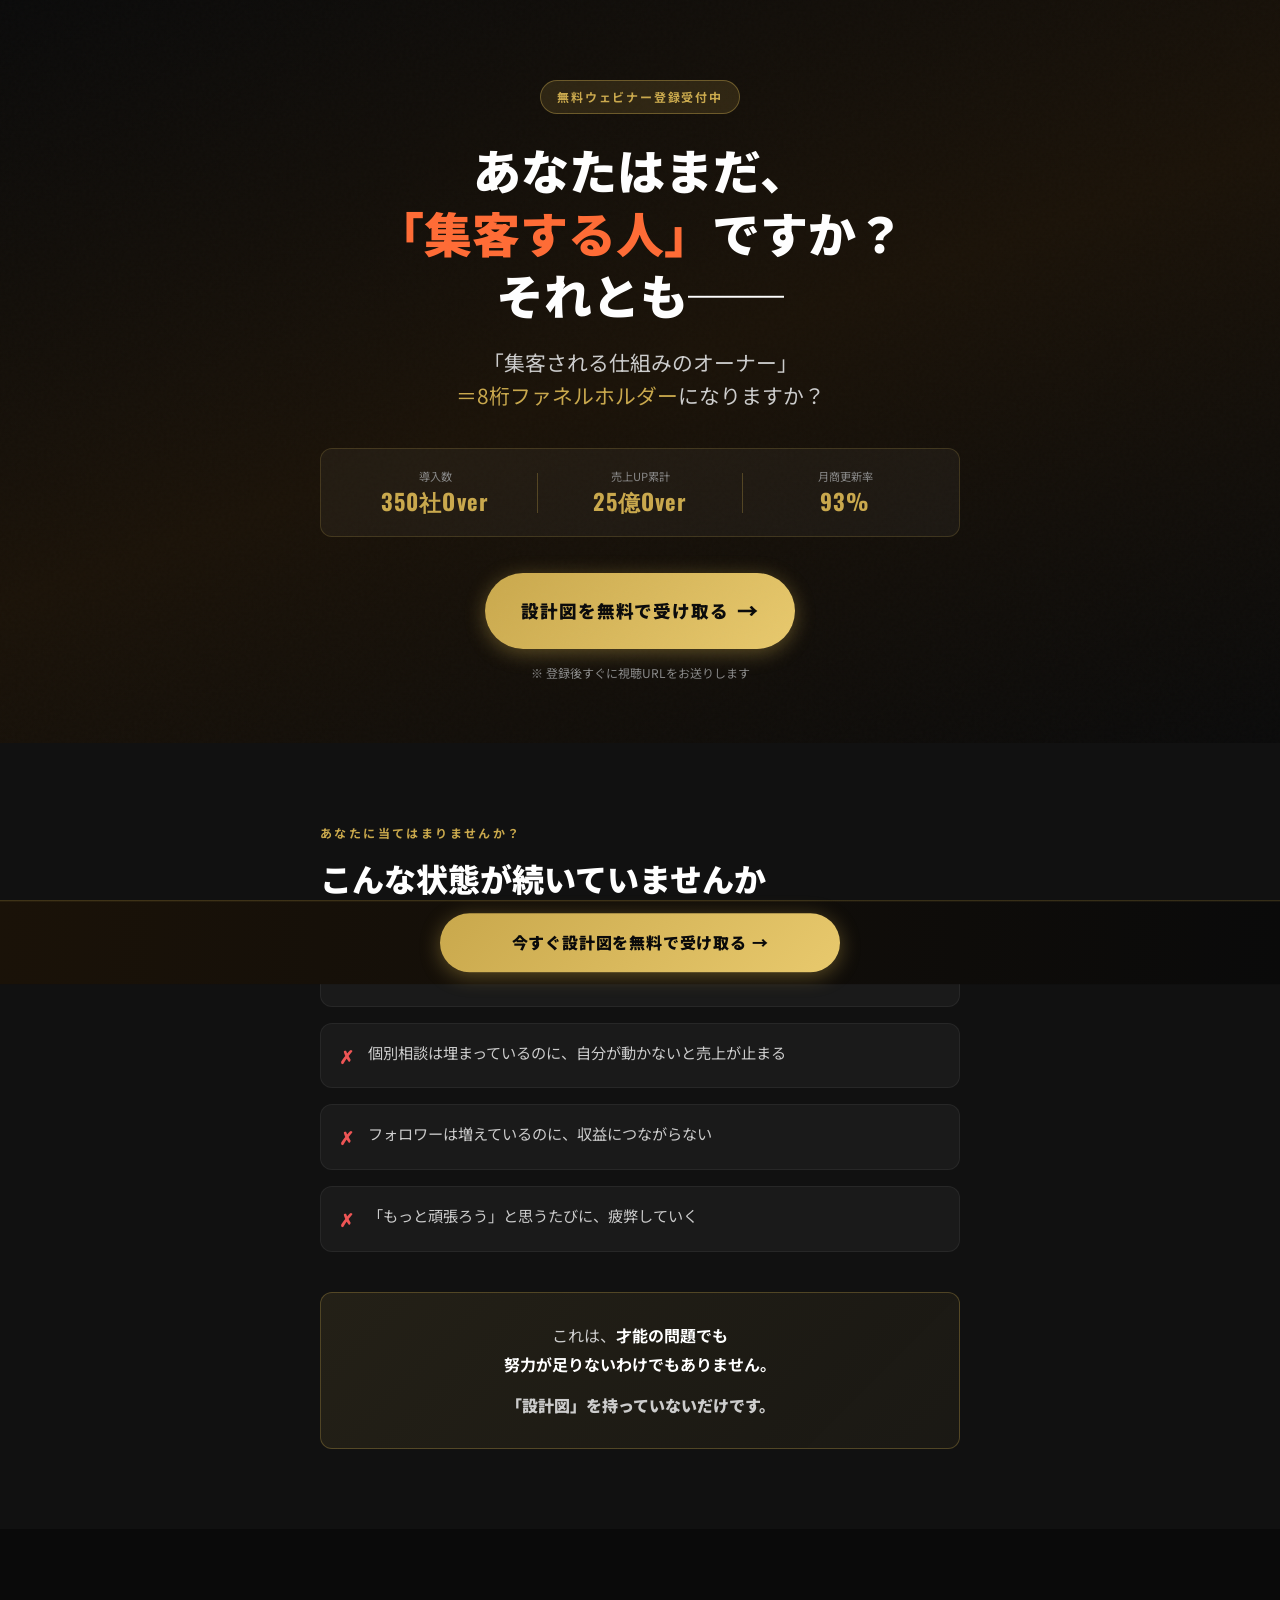
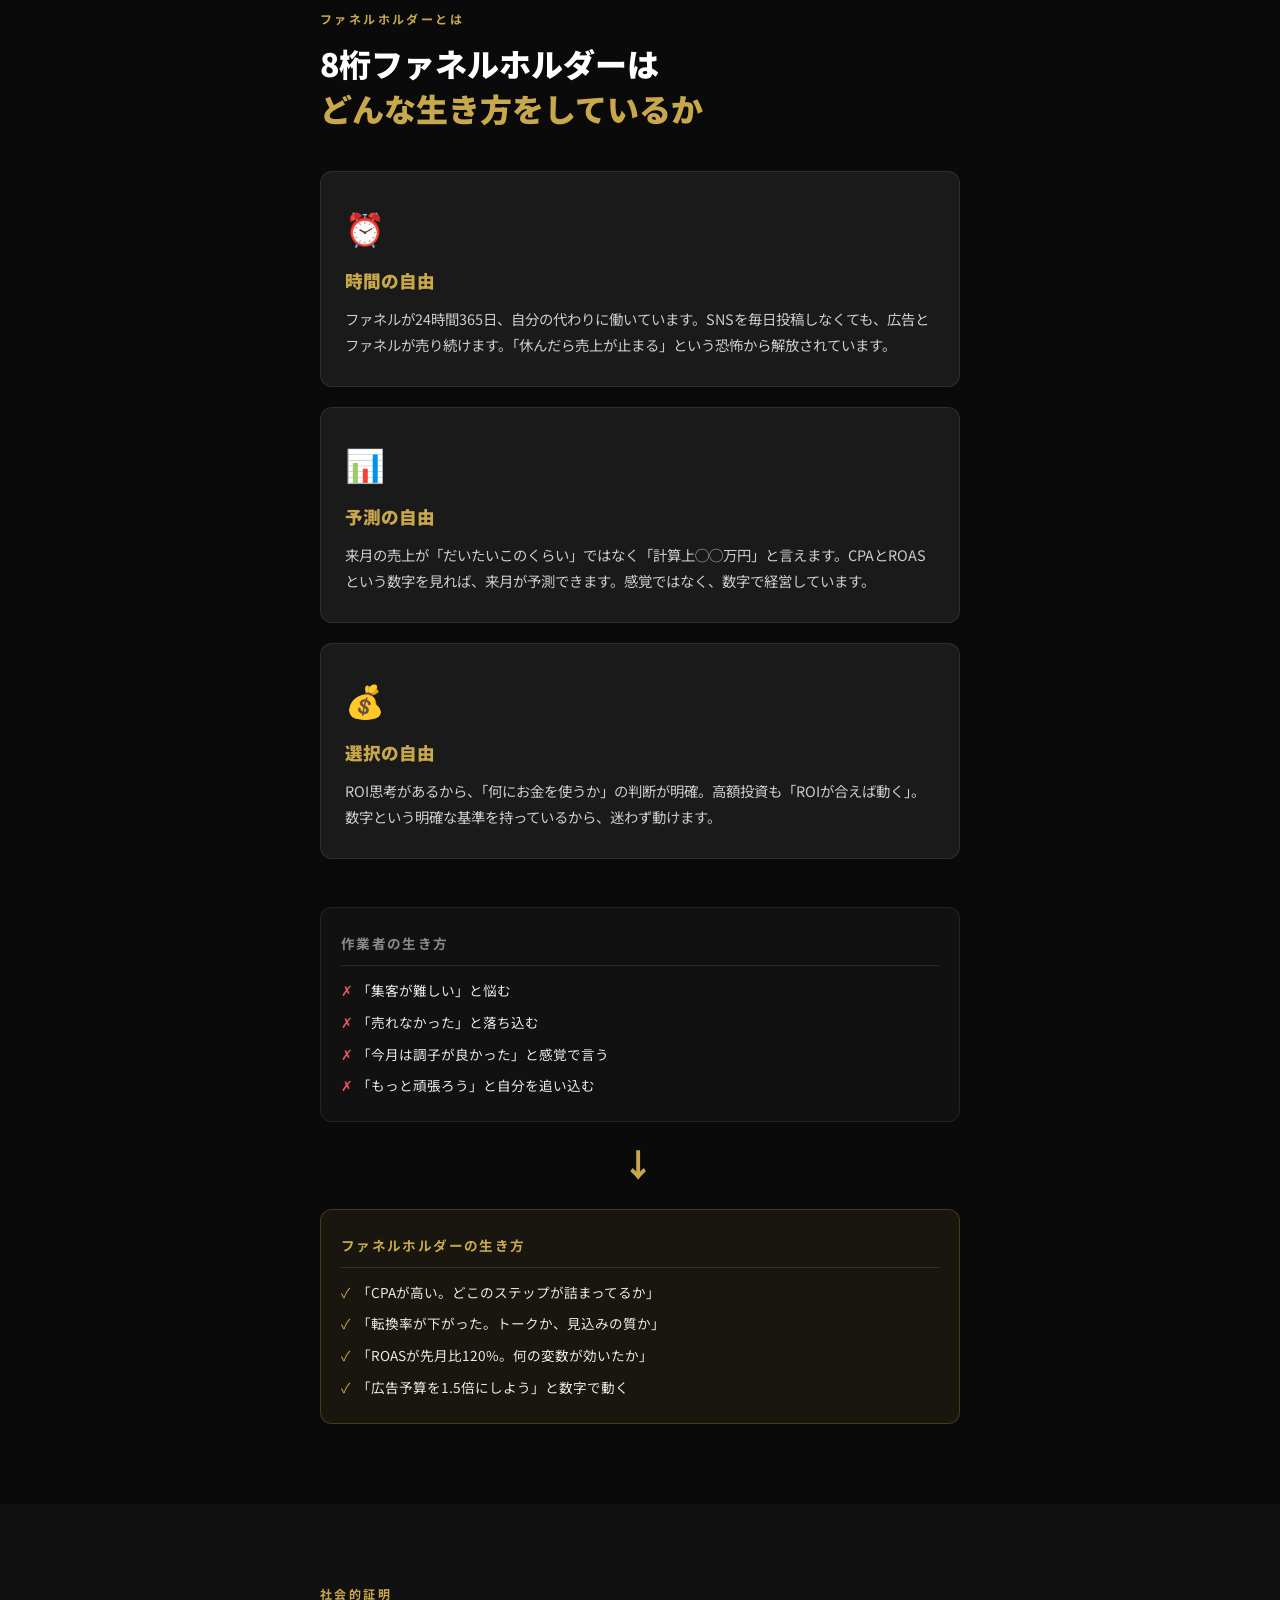
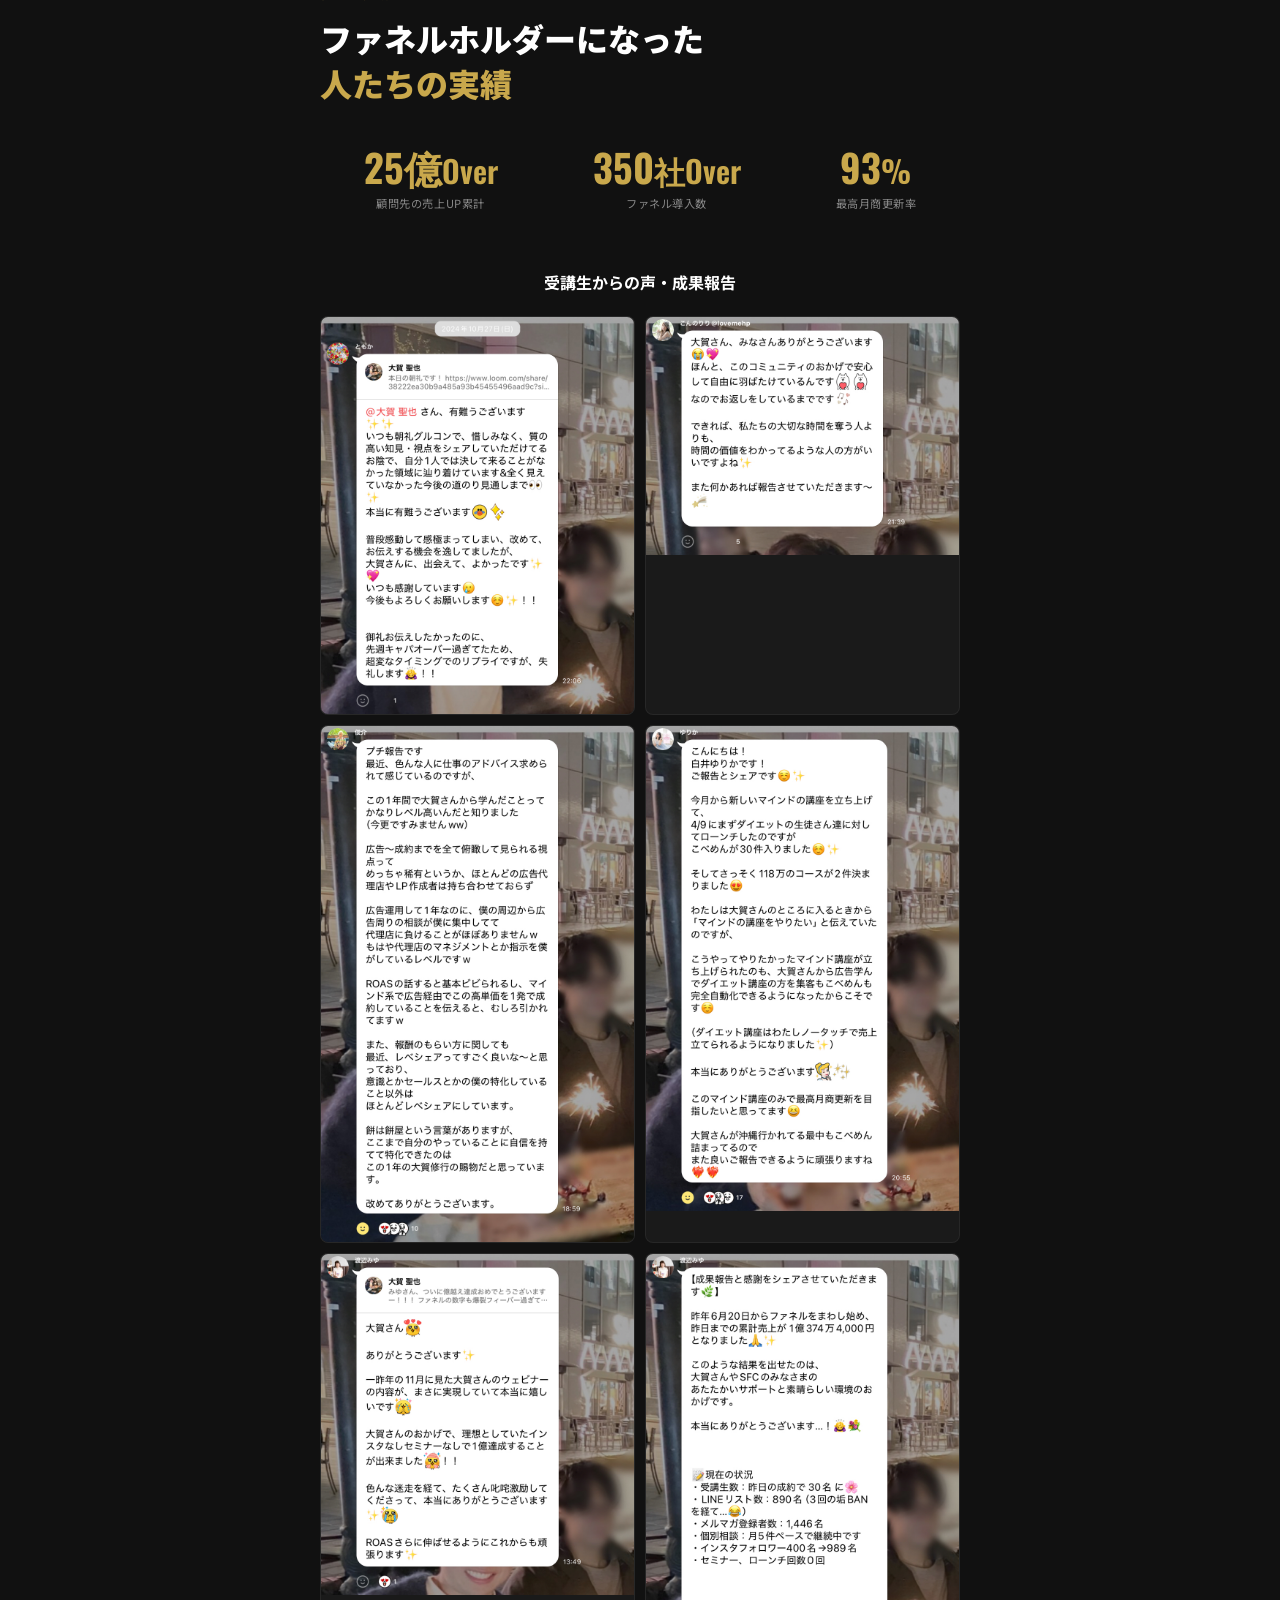
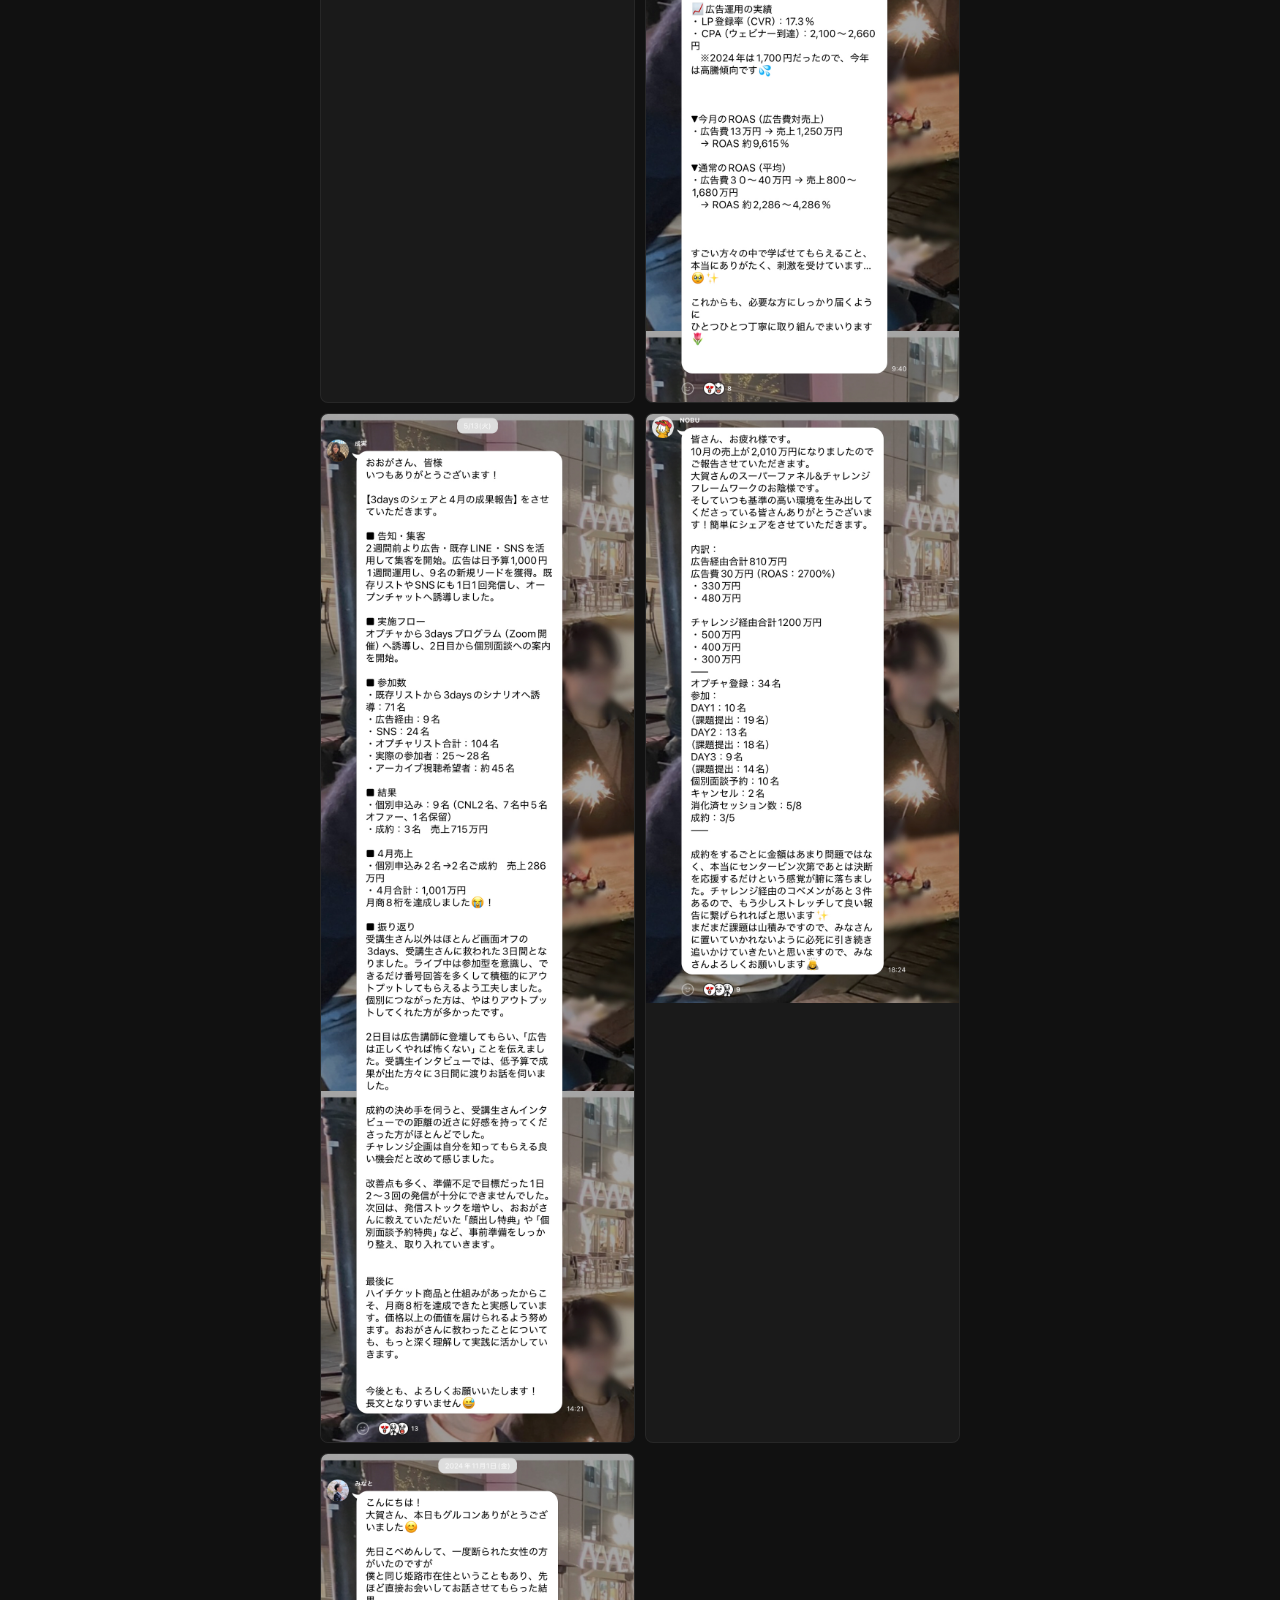
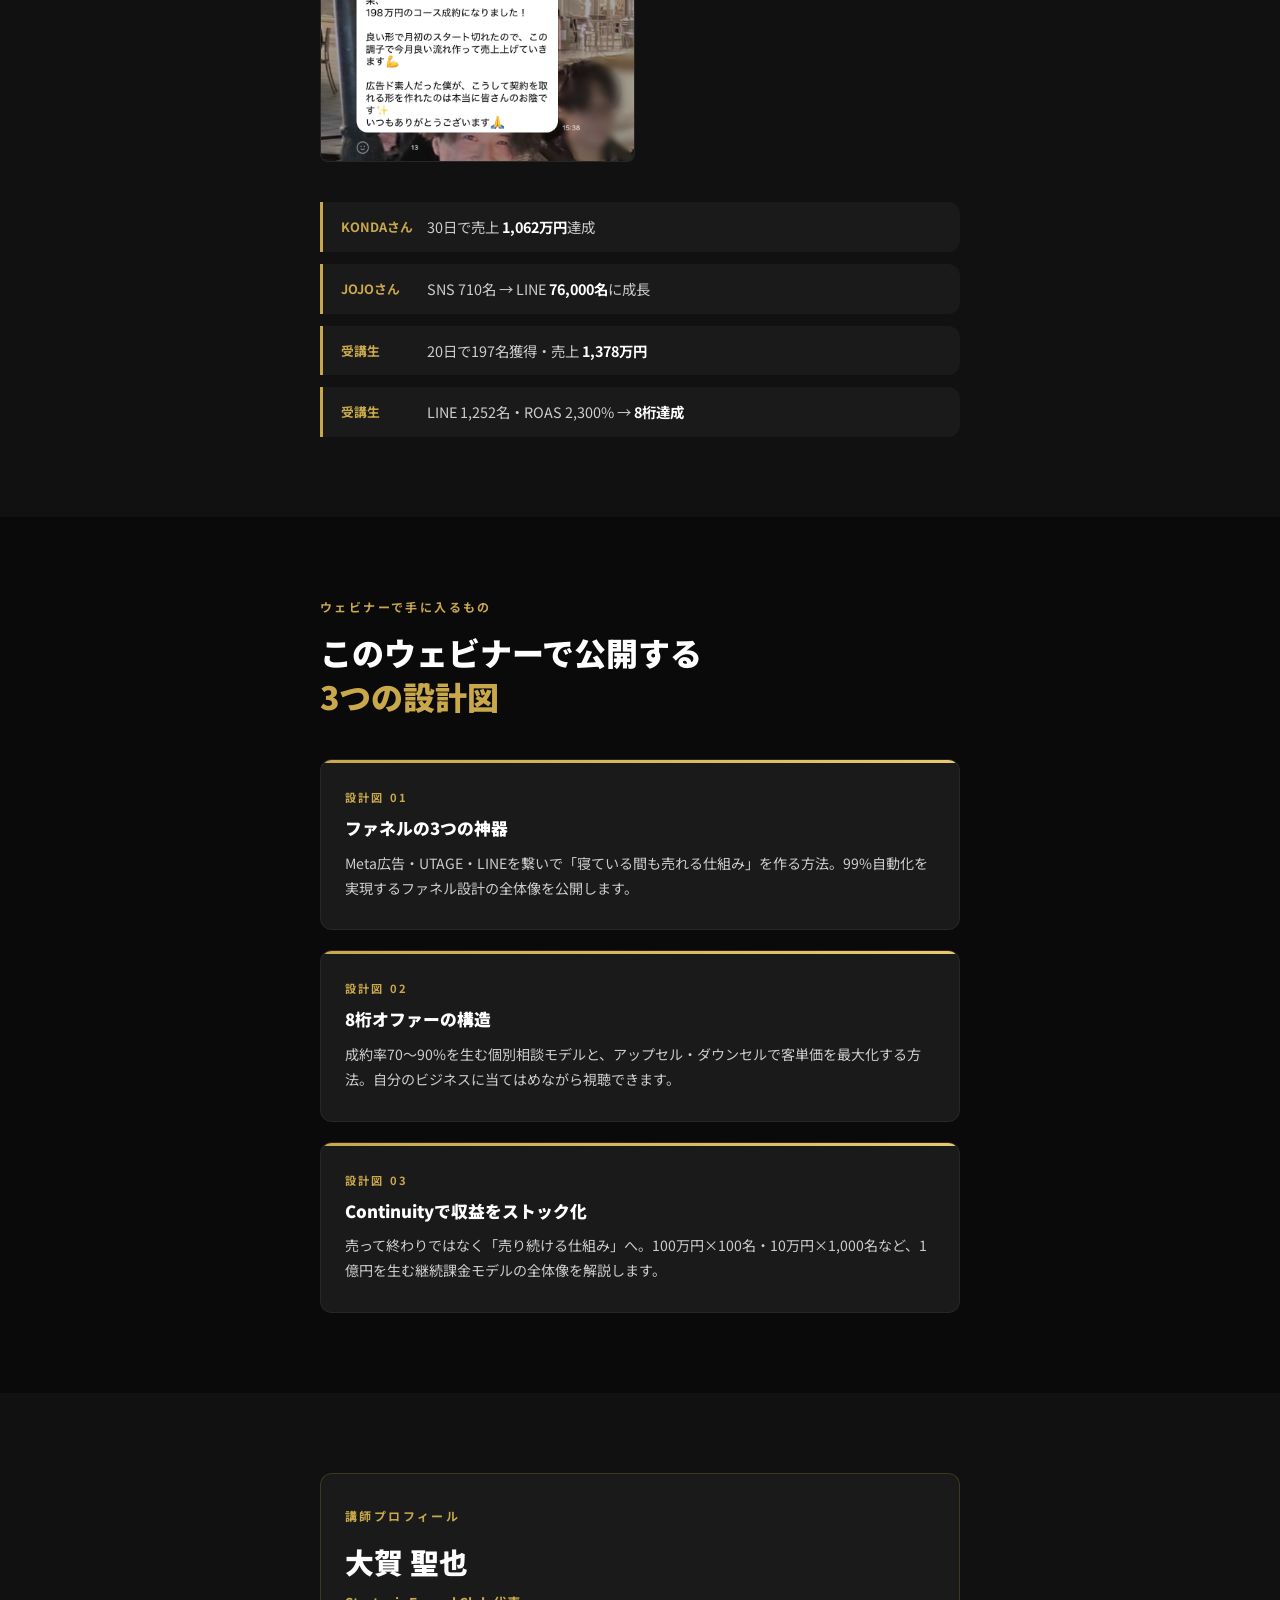
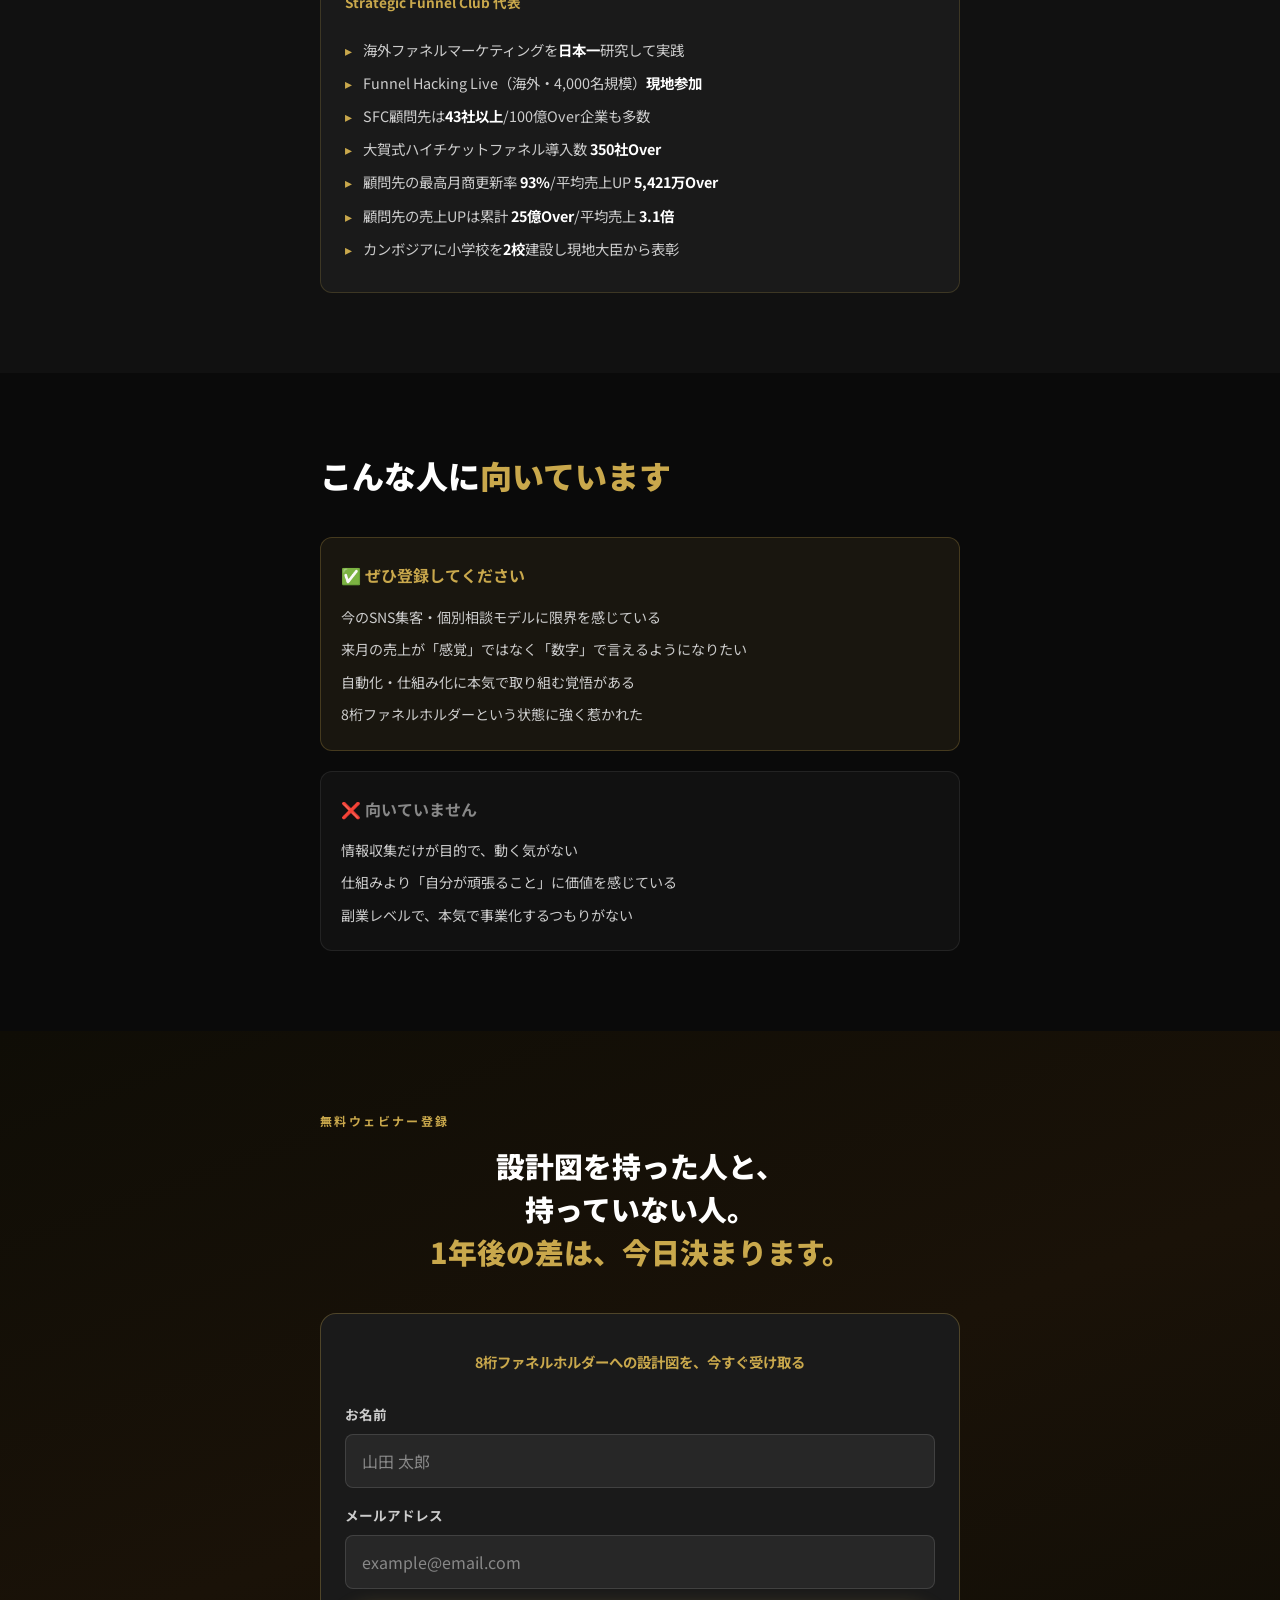
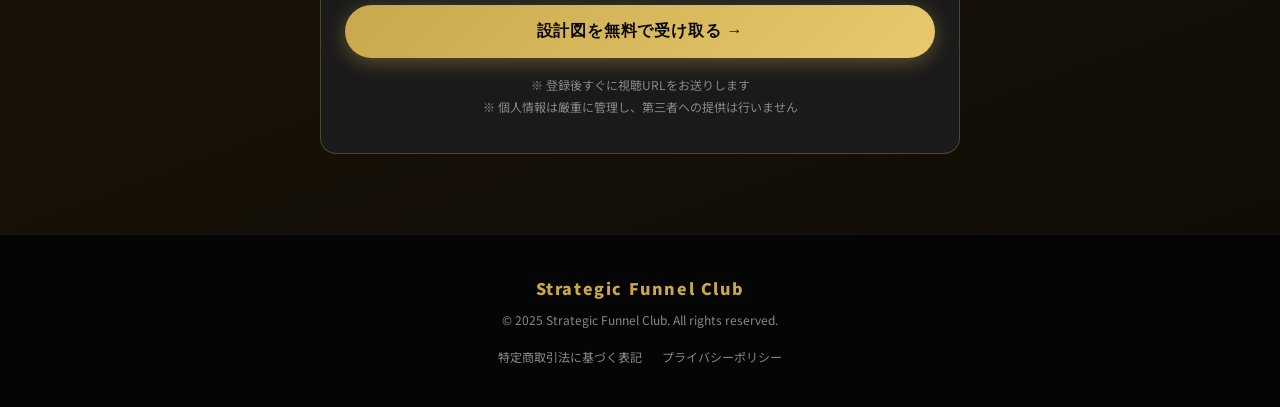
<file: index.html>
<!DOCTYPE html>
<html lang="ja">
<head>
  <meta charset="UTF-8">
  <meta name="viewport" content="width=device-width, initial-scale=1.0">
  <title>8桁ファネルホルダーへの設計図｜Strategic Funnel</title>
  <meta name="description" content="SNSを頑張るのをやめて、月商8桁を自動化した「ファネルホルダーの設計図」を無料ウェビナーで公開します。">
  <link rel="preconnect" href="https://fonts.googleapis.com">
  <link rel="preconnect" href="https://fonts.gstatic.com" crossorigin>
  <link href="https://fonts.googleapis.com/css2?family=Noto+Sans+JP:wght@400;500;700;900&family=Oswald:wght@600;700&display=swap" rel="stylesheet">
  <link rel="stylesheet" href="style.css">
</head>
<body>

  <!-- ========== HERO ========== -->
  <section class="hero">
    <div class="hero__noise"></div>
    <div class="container">
      <p class="hero__eyebrow">無料ウェビナー登録受付中</p>
      <h1 class="hero__headline">
        あなたはまだ、<br>
        <span class="text-accent">「集客する人」</span>ですか？<br>
        <span class="text-white">それとも──</span>
      </h1>
      <p class="hero__sub">
        「集客される仕組みのオーナー」<br>
        <span class="text-gold">＝8桁ファネルホルダー</span>になりますか？
      </p>
      <div class="hero__proof-bar">
        <div class="proof-item">
          <span class="proof-num">導入数<br><strong>350社Over</strong></span>
        </div>
        <div class="proof-divider"></div>
        <div class="proof-item">
          <span class="proof-num">売上UP累計<br><strong>25億Over</strong></span>
        </div>
        <div class="proof-divider"></div>
        <div class="proof-item">
          <span class="proof-num">月商更新率<br><strong>93%</strong></span>
        </div>
      </div>
      <a href="#register" class="btn btn--primary btn--lg">
        設計図を無料で受け取る
        <span class="btn__arrow">→</span>
      </a>
      <p class="hero__note">※ 登録後すぐに視聴URLをお送りします</p>
    </div>
  </section>

  <!-- ========== PROBLEM ========== -->
  <section class="problem">
    <div class="container">
      <p class="section-label">あなたに当てはまりませんか？</p>
      <h2 class="section-title">こんな状態が続いていませんか</h2>
      <div class="checklist">
        <div class="checklist__item">
          <span class="checklist__icon">✗</span>
          <p>毎日SNSを投稿しているのに、来月の売上が読めない</p>
        </div>
        <div class="checklist__item">
          <span class="checklist__icon">✗</span>
          <p>個別相談は埋まっているのに、自分が動かないと売上が止まる</p>
        </div>
        <div class="checklist__item">
          <span class="checklist__icon">✗</span>
          <p>フォロワーは増えているのに、収益につながらない</p>
        </div>
        <div class="checklist__item">
          <span class="checklist__icon">✗</span>
          <p>「もっと頑張ろう」と思うたびに、疲弊していく</p>
        </div>
      </div>
      <div class="problem__message">
        <p>これは、<strong>才能の問題でも<br>努力が足りないわけでもありません。</strong></p>
        <p class="text-accent-lg">「設計図」を持っていないだけです。</p>
      </div>
    </div>
  </section>

  <!-- ========== IDENTITY ========== -->
  <section class="identity">
    <div class="container">
      <p class="section-label">ファネルホルダーとは</p>
      <h2 class="section-title">
        8桁ファネルホルダーは<br>
        <span class="text-gold">どんな生き方をしているか</span>
      </h2>
      <div class="identity__grid">
        <div class="identity__card">
          <div class="identity__icon">⏰</div>
          <h3>時間の自由</h3>
          <p>ファネルが24時間365日、自分の代わりに働いています。SNSを毎日投稿しなくても、広告とファネルが売り続けます。「休んだら売上が止まる」という恐怖から解放されています。</p>
        </div>
        <div class="identity__card">
          <div class="identity__icon">📊</div>
          <h3>予測の自由</h3>
          <p>来月の売上が「だいたいこのくらい」ではなく「計算上◯◯万円」と言えます。CPAとROASという数字を見れば、来月が予測できます。感覚ではなく、数字で経営しています。</p>
        </div>
        <div class="identity__card">
          <div class="identity__icon">💰</div>
          <h3>選択の自由</h3>
          <p>ROI思考があるから、「何にお金を使うか」の判断が明確。高額投資も「ROIが合えば動く」。数字という明確な基準を持っているから、迷わず動けます。</p>
        </div>
      </div>
      <div class="identity__contrast">
        <div class="contrast__before">
          <h4>作業者の生き方</h4>
          <ul>
            <li>「集客が難しい」と悩む</li>
            <li>「売れなかった」と落ち込む</li>
            <li>「今月は調子が良かった」と感覚で言う</li>
            <li>「もっと頑張ろう」と自分を追い込む</li>
          </ul>
        </div>
        <div class="contrast__arrow">→</div>
        <div class="contrast__after">
          <h4>ファネルホルダーの生き方</h4>
          <ul>
            <li>「CPAが高い。どこのステップが詰まってるか」</li>
            <li>「転換率が下がった。トークか、見込みの質か」</li>
            <li>「ROASが先月比120%。何の変数が効いたか」</li>
            <li>「広告予算を1.5倍にしよう」と数字で動く</li>
          </ul>
        </div>
      </div>
    </div>
  </section>

  <!-- ========== PROOF ========== -->
  <section class="proof">
    <div class="container">
      <p class="section-label">社会的証明</p>
      <h2 class="section-title">
        ファネルホルダーになった<br>
        <span class="text-gold">人たちの実績</span>
      </h2>
      <div class="proof__stats">
        <div class="stat">
          <span class="stat__num">25億<span class="stat__unit">Over</span></span>
          <span class="stat__label">顧問先の売上UP累計</span>
        </div>
        <div class="stat">
          <span class="stat__num">350<span class="stat__unit">社Over</span></span>
          <span class="stat__label">ファネル導入数</span>
        </div>
        <div class="stat">
          <span class="stat__num">93<span class="stat__unit">%</span></span>
          <span class="stat__label">最高月商更新率</span>
        </div>
      </div>

      <!-- 顧客の声 -->
      <div class="testimonials">
        <h3 class="testimonials__title">受講生からの声・成果報告</h3>
        <div class="testimonials__grid">
          <div class="testimonial__card">
            <img src="images/testimonials/tomoka.jpg" alt="ともかさんの成果報告" loading="lazy">
          </div>
          <div class="testimonial__card">
            <img src="images/testimonials/riri.jpg" alt="りりさんの成果報告" loading="lazy">
          </div>
          <div class="testimonial__card">
            <img src="images/testimonials/shunsuke.jpg" alt="俊介さんの成果報告" loading="lazy">
          </div>
          <div class="testimonial__card">
            <img src="images/testimonials/yurika.jpg" alt="ゆりかさんの成果報告" loading="lazy">
          </div>
          <div class="testimonial__card">
            <img src="images/testimonials/miyu1.jpg" alt="みゆさんの成果報告①" loading="lazy">
          </div>
          <div class="testimonial__card">
            <img src="images/testimonials/miyu2.jpg" alt="みゆさんの成果報告②" loading="lazy">
          </div>
          <div class="testimonial__card">
            <img src="images/testimonials/azusa.jpg" alt="あずささんの成果報告" loading="lazy">
          </div>
          <div class="testimonial__card">
            <img src="images/testimonials/nobu.jpg" alt="のぶさんの成果報告" loading="lazy">
          </div>
          <div class="testimonial__card">
            <img src="images/testimonials/oka.jpg" alt="岡さんの成果報告" loading="lazy">
          </div>
        </div>
      </div>

      <!-- テキスト実績 -->
      <div class="results">
        <div class="result__item">
          <span class="result__name">KONDAさん</span>
          <span class="result__desc">30日で売上 <strong>1,062万円</strong>達成</span>
        </div>
        <div class="result__item">
          <span class="result__name">JOJOさん</span>
          <span class="result__desc">SNS 710名 → LINE <strong>76,000名</strong>に成長</span>
        </div>
        <div class="result__item">
          <span class="result__name">受講生</span>
          <span class="result__desc">20日で197名獲得・売上 <strong>1,378万円</strong></span>
        </div>
        <div class="result__item">
          <span class="result__name">受講生</span>
          <span class="result__desc">LINE 1,252名・ROAS 2,300% → <strong>8桁達成</strong></span>
        </div>
      </div>
    </div>
  </section>

  <!-- ========== WEBINAR CONTENT ========== -->
  <section class="content">
    <div class="container">
      <p class="section-label">ウェビナーで手に入るもの</p>
      <h2 class="section-title">
        このウェビナーで公開する<br>
        <span class="text-gold">3つの設計図</span>
      </h2>
      <div class="content__cards">
        <div class="content__card">
          <div class="content__num">設計図 01</div>
          <h3>ファネルの3つの神器</h3>
          <p>Meta広告・UTAGE・LINEを繋いで「寝ている間も売れる仕組み」を作る方法。99%自動化を実現するファネル設計の全体像を公開します。</p>
        </div>
        <div class="content__card">
          <div class="content__num">設計図 02</div>
          <h3>8桁オファーの構造</h3>
          <p>成約率70〜90%を生む個別相談モデルと、アップセル・ダウンセルで客単価を最大化する方法。自分のビジネスに当てはめながら視聴できます。</p>
        </div>
        <div class="content__card">
          <div class="content__num">設計図 03</div>
          <h3>Continuityで収益をストック化</h3>
          <p>売って終わりではなく「売り続ける仕組み」へ。100万円×100名・10万円×1,000名など、1億円を生む継続課金モデルの全体像を解説します。</p>
        </div>
      </div>
    </div>
  </section>

  <!-- ========== PROFILE ========== -->
  <section class="profile">
    <div class="container">
      <div class="profile__inner">
        <div class="profile__text">
          <p class="section-label">講師プロフィール</p>
          <h2 class="profile__name">大賀 聖也</h2>
          <p class="profile__title">Strategic Funnel Club 代表</p>
          <ul class="profile__list">
            <li>海外ファネルマーケティングを<strong>日本一</strong>研究して実践</li>
            <li>Funnel Hacking Live（海外・4,000名規模）<strong>現地参加</strong></li>
            <li>SFC顧問先は<strong>43社以上</strong>/100億Over企業も多数</li>
            <li>大賀式ハイチケットファネル導入数 <strong>350社Over</strong></li>
            <li>顧問先の最高月商更新率 <strong>93%</strong>/平均売上UP <strong>5,421万Over</strong></li>
            <li>顧問先の売上UPは累計 <strong>25億Over</strong>/平均売上 <strong>3.1倍</strong></li>
            <li>カンボジアに小学校を<strong>2校</strong>建設し現地大臣から表彰</li>
          </ul>
        </div>
      </div>
    </div>
  </section>

  <!-- ========== FOR WHO ========== -->
  <section class="forwho">
    <div class="container">
      <h2 class="section-title">こんな人に<span class="text-gold">向いています</span></h2>
      <div class="forwho__grid">
        <div class="forwho__yes">
          <h3>✅ ぜひ登録してください</h3>
          <ul>
            <li>今のSNS集客・個別相談モデルに限界を感じている</li>
            <li>来月の売上が「感覚」ではなく「数字」で言えるようになりたい</li>
            <li>自動化・仕組み化に本気で取り組む覚悟がある</li>
            <li>8桁ファネルホルダーという状態に強く惹かれた</li>
          </ul>
        </div>
        <div class="forwho__no">
          <h3>❌ 向いていません</h3>
          <ul>
            <li>情報収集だけが目的で、動く気がない</li>
            <li>仕組みより「自分が頑張ること」に価値を感じている</li>
            <li>副業レベルで、本気で事業化するつもりがない</li>
          </ul>
        </div>
      </div>
    </div>
  </section>

  <!-- ========== REGISTER ========== -->
  <section class="register" id="register">
    <div class="container">
      <p class="section-label">無料ウェビナー登録</p>
      <h2 class="register__title">
        設計図を持った人と、<br>持っていない人。<br>
        <span class="text-gold">1年後の差は、今日決まります。</span>
      </h2>
      <div class="register__box">
        <p class="register__sub">8桁ファネルホルダーへの設計図を、今すぐ受け取る</p>
        <form class="register__form" onsubmit="return false;">
          <div class="form__group">
            <label for="name">お名前</label>
            <input type="text" id="name" name="name" placeholder="山田 太郎" required>
          </div>
          <div class="form__group">
            <label for="email">メールアドレス</label>
            <input type="email" id="email" name="email" placeholder="example@email.com" required>
          </div>
          <button type="submit" class="btn btn--primary btn--full">
            設計図を無料で受け取る →
          </button>
        </form>
        <p class="register__note">
          ※ 登録後すぐに視聴URLをお送りします<br>
          ※ 個人情報は厳重に管理し、第三者への提供は行いません
        </p>
      </div>
    </div>
  </section>

  <!-- ========== FOOTER ========== -->
  <footer class="footer">
    <div class="container">
      <p class="footer__brand">Strategic Funnel Club</p>
      <p class="footer__copy">© 2025 Strategic Funnel Club. All rights reserved.</p>
      <div class="footer__links">
        <a href="#">特定商取引法に基づく表記</a>
        <a href="#">プライバシーポリシー</a>
      </div>
    </div>
  </footer>

  <script src="script.js"></script>
</body>
</html>
</file>
<file: style.css>
/* ===========================
   RESET & BASE
=========================== */
*, *::before, *::after { box-sizing: border-box; margin: 0; padding: 0; }

:root {
  --black: #0a0a0a;
  --dark: #111111;
  --dark2: #1a1a1a;
  --dark3: #222222;
  --gold: #c9a84c;
  --gold-light: #e8c96d;
  --accent: #ff6b35;
  --white: #ffffff;
  --gray: #888888;
  --gray-light: #cccccc;
  --text: #e8e8e8;
  --radius: 12px;
  --shadow: 0 4px 24px rgba(0,0,0,0.4);
}

html { scroll-behavior: smooth; }

body {
  font-family: 'Noto Sans JP', sans-serif;
  background: var(--black);
  color: var(--text);
  line-height: 1.7;
  font-size: 16px;
  overflow-x: hidden;
}

.container {
  max-width: 680px;
  margin: 0 auto;
  padding: 0 20px;
}

img { max-width: 100%; height: auto; display: block; }
a { color: var(--gold); text-decoration: none; }

/* ===========================
   TYPOGRAPHY UTILITIES
=========================== */
.text-accent { color: var(--accent); }
.text-gold { color: var(--gold); }
.text-white { color: var(--white); }
.text-accent-lg {
  font-size: clamp(1.4rem, 5vw, 2rem);
  font-weight: 900;
  color: var(--gold);
  display: block;
  margin-top: 12px;
}

.section-label {
  font-size: 0.75rem;
  letter-spacing: 0.2em;
  text-transform: uppercase;
  color: var(--gold);
  font-weight: 700;
  margin-bottom: 12px;
  display: block;
}

.section-title {
  font-size: clamp(1.5rem, 5vw, 2rem);
  font-weight: 900;
  line-height: 1.4;
  margin-bottom: 40px;
  color: var(--white);
}

/* ===========================
   BUTTON
=========================== */
.btn {
  display: inline-flex;
  align-items: center;
  justify-content: center;
  gap: 8px;
  padding: 16px 28px;
  border-radius: 50px;
  font-weight: 900;
  font-size: 1rem;
  cursor: pointer;
  border: none;
  transition: all 0.3s ease;
  text-decoration: none;
  letter-spacing: 0.05em;
}

.btn--primary {
  background: linear-gradient(135deg, var(--gold), var(--gold-light));
  color: var(--black);
  box-shadow: 0 4px 20px rgba(201,168,76,0.4);
}
.btn--primary:hover {
  transform: translateY(-2px);
  box-shadow: 0 8px 32px rgba(201,168,76,0.6);
}

.btn--lg { padding: 20px 36px; font-size: 1.1rem; }
.btn--full { width: 100%; }
.btn__arrow { font-size: 1.2em; }

/* ===========================
   HERO
=========================== */
.hero {
  position: relative;
  background: linear-gradient(160deg, #0a0a0a 0%, #1a1208 50%, #0a0a0a 100%);
  padding: 80px 0 60px;
  overflow: hidden;
  text-align: center;
}

.hero__noise {
  position: absolute;
  inset: 0;
  background-image: url("data:image/svg+xml,%3Csvg viewBox='0 0 256 256' xmlns='http://www.w3.org/2000/svg'%3E%3Cfilter id='noise'%3E%3CfeTurbulence type='fractalNoise' baseFrequency='0.9' numOctaves='4' stitchTiles='stitch'/%3E%3C/filter%3E%3Crect width='100%25' height='100%25' filter='url(%23noise)' opacity='0.04'/%3E%3C/svg%3E");
  pointer-events: none;
  opacity: 0.5;
}

.hero__eyebrow {
  display: inline-block;
  background: rgba(201,168,76,0.15);
  border: 1px solid rgba(201,168,76,0.4);
  color: var(--gold);
  font-size: 0.75rem;
  font-weight: 700;
  letter-spacing: 0.15em;
  padding: 6px 16px;
  border-radius: 50px;
  margin-bottom: 24px;
}

.hero__headline {
  font-size: clamp(1.8rem, 6vw, 3rem);
  font-weight: 900;
  line-height: 1.3;
  color: var(--white);
  margin-bottom: 20px;
}

.hero__sub {
  font-size: clamp(1rem, 3.5vw, 1.3rem);
  line-height: 1.6;
  color: var(--gray-light);
  margin-bottom: 36px;
}

.hero__proof-bar {
  display: flex;
  justify-content: center;
  align-items: center;
  gap: 0;
  margin-bottom: 36px;
  background: rgba(255,255,255,0.04);
  border: 1px solid rgba(201,168,76,0.2);
  border-radius: var(--radius);
  padding: 20px 12px;
}

.proof-item {
  flex: 1;
  text-align: center;
}

.proof-num {
  display: block;
  font-size: 0.7rem;
  color: var(--gray);
  line-height: 1.4;
}
.proof-num strong {
  display: block;
  font-size: clamp(1.1rem, 4vw, 1.4rem);
  font-weight: 900;
  color: var(--gold);
  font-family: 'Oswald', sans-serif;
  letter-spacing: 0.05em;
}

.proof-divider {
  width: 1px;
  height: 40px;
  background: rgba(201,168,76,0.3);
}

.hero__note {
  margin-top: 14px;
  font-size: 0.75rem;
  color: var(--gray);
}

/* ===========================
   PROBLEM
=========================== */
.problem {
  padding: 80px 0;
  background: var(--dark);
}

.checklist {
  display: flex;
  flex-direction: column;
  gap: 16px;
  margin-bottom: 40px;
}

.checklist__item {
  display: flex;
  align-items: flex-start;
  gap: 14px;
  background: var(--dark2);
  border: 1px solid rgba(255,255,255,0.06);
  border-radius: var(--radius);
  padding: 16px 18px;
}

.checklist__icon {
  color: #e55;
  font-size: 1.1rem;
  font-weight: 900;
  flex-shrink: 0;
  margin-top: 2px;
}

.checklist__item p {
  font-size: 0.95rem;
  color: var(--gray-light);
  line-height: 1.6;
}

.problem__message {
  background: linear-gradient(135deg, rgba(201,168,76,0.1), rgba(201,168,76,0.05));
  border: 1px solid rgba(201,168,76,0.3);
  border-radius: var(--radius);
  padding: 28px 24px;
  text-align: center;
}

.problem__message p {
  font-size: 1rem;
  line-height: 1.8;
  color: var(--gray-light);
  margin-bottom: 8px;
}
.problem__message p:last-child { margin-bottom: 0; }
.problem__message strong { color: var(--white); }

/* ===========================
   IDENTITY
=========================== */
.identity {
  padding: 80px 0;
  background: var(--black);
}

.identity__grid {
  display: flex;
  flex-direction: column;
  gap: 20px;
  margin-bottom: 48px;
}

.identity__card {
  background: var(--dark2);
  border: 1px solid rgba(201,168,76,0.15);
  border-radius: var(--radius);
  padding: 28px 24px;
}

.identity__icon {
  font-size: 2rem;
  margin-bottom: 12px;
}

.identity__card h3 {
  font-size: 1.1rem;
  font-weight: 900;
  color: var(--gold);
  margin-bottom: 10px;
}

.identity__card p {
  font-size: 0.9rem;
  color: var(--gray-light);
  line-height: 1.8;
}

.identity__contrast {
  display: flex;
  flex-direction: column;
  gap: 16px;
}

.contrast__before, .contrast__after {
  border-radius: var(--radius);
  padding: 24px 20px;
}

.contrast__before {
  background: rgba(255,255,255,0.03);
  border: 1px solid rgba(255,255,255,0.08);
}

.contrast__after {
  background: rgba(201,168,76,0.08);
  border: 1px solid rgba(201,168,76,0.25);
}

.contrast__before h4, .contrast__after h4 {
  font-size: 0.85rem;
  font-weight: 700;
  letter-spacing: 0.1em;
  margin-bottom: 14px;
  padding-bottom: 10px;
  border-bottom: 1px solid rgba(255,255,255,0.1);
}

.contrast__before h4 { color: var(--gray); }
.contrast__after h4 { color: var(--gold); }

.contrast__before ul, .contrast__after ul {
  list-style: none;
  display: flex;
  flex-direction: column;
  gap: 10px;
}

.contrast__before li, .contrast__after li {
  font-size: 0.85rem;
  line-height: 1.6;
  padding-left: 16px;
  position: relative;
}
.contrast__before li::before { content: '✗'; position: absolute; left: 0; color: #e55; }
.contrast__after li::before { content: '✓'; position: absolute; left: 0; color: var(--gold); }

.contrast__arrow {
  text-align: center;
  font-size: 2rem;
  color: var(--gold);
  font-weight: 900;
  transform: rotate(90deg);
}

/* ===========================
   PROOF / TESTIMONIALS
=========================== */
.proof {
  padding: 80px 0;
  background: var(--dark);
}

.proof__stats {
  display: flex;
  justify-content: space-around;
  margin-bottom: 56px;
  gap: 8px;
}

.stat {
  display: flex;
  flex-direction: column;
  align-items: center;
  text-align: center;
}

.stat__num {
  font-family: 'Oswald', sans-serif;
  font-size: clamp(1.6rem, 6vw, 2.4rem);
  font-weight: 700;
  color: var(--gold);
  line-height: 1.1;
}

.stat__unit {
  font-size: 0.8em;
  font-weight: 600;
}

.stat__label {
  font-size: 0.7rem;
  color: var(--gray);
  margin-top: 6px;
  letter-spacing: 0.05em;
}

.testimonials__title {
  font-size: 1rem;
  font-weight: 700;
  color: var(--white);
  margin-bottom: 20px;
  text-align: center;
}

.testimonials__grid {
  display: grid;
  grid-template-columns: 1fr 1fr;
  gap: 10px;
  margin-bottom: 40px;
}

.testimonial__card {
  border-radius: 8px;
  overflow: hidden;
  background: var(--dark2);
  border: 1px solid rgba(255,255,255,0.06);
}

.testimonial__card img {
  width: 100%;
  height: auto;
  object-fit: cover;
  display: block;
}

.results {
  display: flex;
  flex-direction: column;
  gap: 12px;
}

.result__item {
  display: flex;
  align-items: flex-start;
  gap: 14px;
  background: var(--dark2);
  border-left: 3px solid var(--gold);
  border-radius: 0 var(--radius) var(--radius) 0;
  padding: 14px 18px;
}

.result__name {
  font-size: 0.8rem;
  font-weight: 700;
  color: var(--gold);
  white-space: nowrap;
  min-width: 72px;
}

.result__desc {
  font-size: 0.9rem;
  color: var(--gray-light);
  line-height: 1.5;
}
.result__desc strong { color: var(--white); }

/* ===========================
   CONTENT (Webinar Contents)
=========================== */
.content {
  padding: 80px 0;
  background: var(--black);
}

.content__cards {
  display: flex;
  flex-direction: column;
  gap: 20px;
}

.content__card {
  background: var(--dark2);
  border: 1px solid rgba(255,255,255,0.06);
  border-radius: var(--radius);
  padding: 28px 24px;
  position: relative;
  overflow: hidden;
}

.content__card::before {
  content: '';
  position: absolute;
  top: 0; left: 0; right: 0;
  height: 3px;
  background: linear-gradient(90deg, var(--gold), var(--gold-light));
}

.content__num {
  font-size: 0.7rem;
  font-weight: 700;
  letter-spacing: 0.2em;
  color: var(--gold);
  margin-bottom: 10px;
}

.content__card h3 {
  font-size: 1.05rem;
  font-weight: 900;
  color: var(--white);
  margin-bottom: 10px;
  line-height: 1.4;
}

.content__card p {
  font-size: 0.88rem;
  color: var(--gray-light);
  line-height: 1.8;
}

/* ===========================
   PROFILE
=========================== */
.profile {
  padding: 80px 0;
  background: var(--dark);
}

.profile__inner {
  background: var(--dark2);
  border: 1px solid rgba(201,168,76,0.2);
  border-radius: var(--radius);
  padding: 32px 24px;
}

.profile__name {
  font-size: 1.8rem;
  font-weight: 900;
  color: var(--white);
  margin-bottom: 4px;
}

.profile__title {
  font-size: 0.85rem;
  color: var(--gold);
  margin-bottom: 24px;
  font-weight: 700;
}

.profile__list {
  list-style: none;
  display: flex;
  flex-direction: column;
  gap: 10px;
}

.profile__list li {
  font-size: 0.9rem;
  color: var(--gray-light);
  padding-left: 18px;
  position: relative;
  line-height: 1.6;
}
.profile__list li::before {
  content: '▸';
  position: absolute;
  left: 0;
  color: var(--gold);
}
.profile__list strong { color: var(--white); }

/* ===========================
   FOR WHO
=========================== */
.forwho {
  padding: 80px 0;
  background: var(--black);
}

.forwho__grid {
  display: flex;
  flex-direction: column;
  gap: 20px;
}

.forwho__yes, .forwho__no {
  border-radius: var(--radius);
  padding: 24px 20px;
}

.forwho__yes {
  background: rgba(201,168,76,0.08);
  border: 1px solid rgba(201,168,76,0.25);
}
.forwho__no {
  background: rgba(255,255,255,0.03);
  border: 1px solid rgba(255,255,255,0.08);
}

.forwho__yes h3 { color: var(--gold); margin-bottom: 16px; font-size: 1rem; }
.forwho__no h3 { color: var(--gray); margin-bottom: 16px; font-size: 1rem; }

.forwho__yes ul, .forwho__no ul {
  list-style: none;
  display: flex;
  flex-direction: column;
  gap: 10px;
}

.forwho__yes li, .forwho__no li {
  font-size: 0.88rem;
  color: var(--gray-light);
  line-height: 1.6;
}

/* ===========================
   REGISTER
=========================== */
.register {
  padding: 80px 0;
  background: linear-gradient(160deg, #0f0d06 0%, #1a1208 50%, #0f0d06 100%);
}

.register__title {
  font-size: clamp(1.3rem, 4.5vw, 1.8rem);
  font-weight: 900;
  color: var(--white);
  line-height: 1.5;
  margin-bottom: 40px;
  text-align: center;
}

.register__box {
  background: var(--dark2);
  border: 1px solid rgba(201,168,76,0.3);
  border-radius: 16px;
  padding: 36px 24px;
}

.register__sub {
  text-align: center;
  font-size: 0.9rem;
  color: var(--gold);
  font-weight: 700;
  margin-bottom: 28px;
}

.register__form {
  display: flex;
  flex-direction: column;
  gap: 16px;
}

.form__group {
  display: flex;
  flex-direction: column;
  gap: 8px;
}

.form__group label {
  font-size: 0.85rem;
  font-weight: 700;
  color: var(--gray-light);
}

.form__group input {
  background: rgba(255,255,255,0.06);
  border: 1px solid rgba(255,255,255,0.12);
  border-radius: 8px;
  padding: 14px 16px;
  font-size: 1rem;
  color: var(--white);
  font-family: 'Noto Sans JP', sans-serif;
  transition: border-color 0.2s;
  outline: none;
  -webkit-appearance: none;
}

.form__group input::placeholder { color: var(--gray); }
.form__group input:focus { border-color: var(--gold); }

.register__note {
  margin-top: 16px;
  text-align: center;
  font-size: 0.75rem;
  color: var(--gray);
  line-height: 1.8;
}

/* ===========================
   FOOTER
=========================== */
.footer {
  background: #050505;
  padding: 40px 0;
  text-align: center;
  border-top: 1px solid rgba(255,255,255,0.05);
}

.footer__brand {
  font-size: 1rem;
  font-weight: 900;
  color: var(--gold);
  margin-bottom: 8px;
  letter-spacing: 0.1em;
}

.footer__copy {
  font-size: 0.75rem;
  color: var(--gray);
  margin-bottom: 16px;
}

.footer__links {
  display: flex;
  justify-content: center;
  gap: 20px;
}

.footer__links a {
  font-size: 0.75rem;
  color: var(--gray);
}

/* ===========================
   ANIMATIONS
=========================== */
.fade-in {
  opacity: 0;
  transform: translateY(24px);
  transition: opacity 0.6s ease, transform 0.6s ease;
}
.fade-in.visible {
  opacity: 1;
  transform: translateY(0);
}

/* ===========================
   STICKY CTA (mobile)
=========================== */
.sticky-cta {
  position: fixed;
  bottom: 0; left: 0; right: 0;
  background: linear-gradient(90deg, #1a1208, #0a0a0a);
  border-top: 1px solid rgba(201,168,76,0.3);
  padding: 12px 20px;
  z-index: 100;
  display: flex;
  align-items: center;
  justify-content: center;
  transform: translateY(100%);
  transition: transform 0.4s ease;
}
.sticky-cta.show { transform: translateY(0); }
.sticky-cta .btn { width: 100%; max-width: 400px; }
</file>
